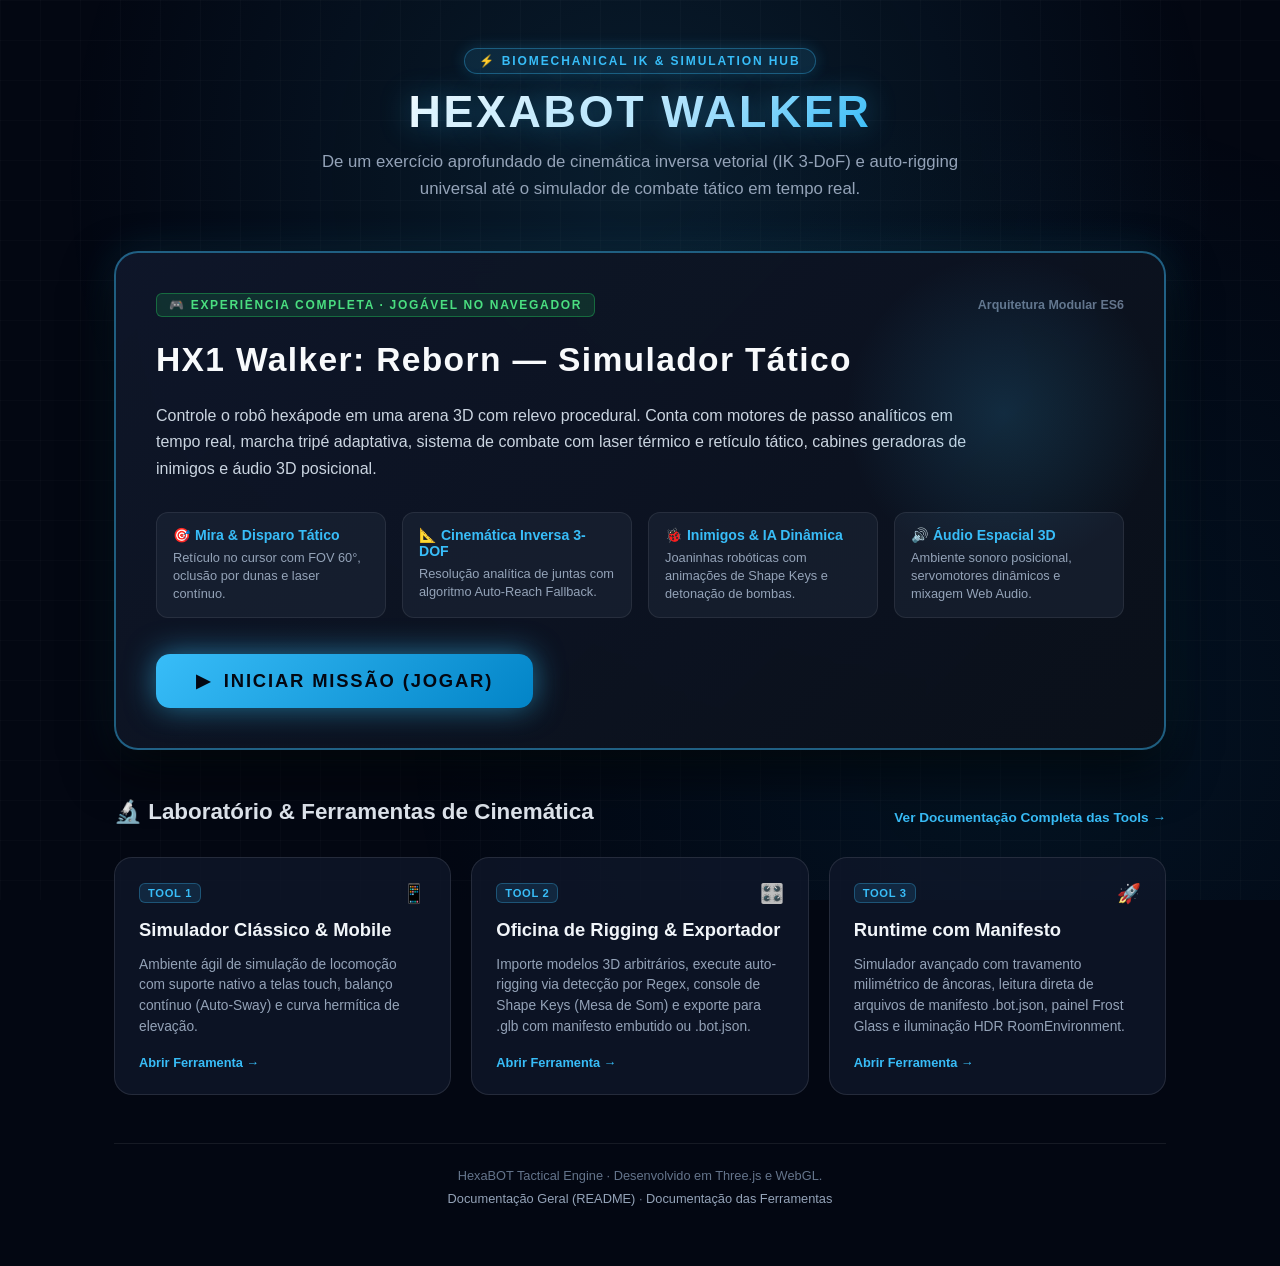
<file: index.html>
<!DOCTYPE html>
<html lang="pt-BR">
<head>
    <meta charset="UTF-8">
    <meta name="viewport" content="width=device-width, initial-scale=1.0">
    <title>HexaBOT — Tactical Mech Engine & IK Research Hub</title>
    <link rel="icon" href="data:image/svg+xml,<svg xmlns='http://www.w3.org/2000/svg' viewBox='0 0 100 100'><text y='.9em' font-size='90'>⚡</text></svg>">
    <style>
        * {
            box-sizing: border-box;
            margin: 0;
            padding: 0;
        }

        body {
            background-color: #030712;
            color: #f8fafc;
            font-family: -apple-system, BlinkMacSystemFont, "Segoe UI", Roboto, "Helvetica Neue", Arial, sans-serif;
            min-height: 100vh;
            display: flex;
            flex-direction: column;
            overflow-x: hidden;
            position: relative;
        }

        /* Fundo de Grade Cibernética e Glow */
        body::before {
            content: "";
            position: fixed;
            inset: 0;
            background: 
                radial-gradient(circle at 50% 20%, rgba(56, 189, 248, 0.12) 0%, transparent 60%),
                radial-gradient(circle at 80% 80%, rgba(14, 165, 233, 0.08) 0%, transparent 50%),
                linear-gradient(to right, rgba(255, 255, 255, 0.02) 1px, transparent 1px),
                linear-gradient(to bottom, rgba(255, 255, 255, 0.02) 1px, transparent 1px);
            background-size: 100% 100%, 100% 100%, 40px 40px, 40px 40px;
            pointer-events: none;
            z-index: 0;
        }

        .container {
            max-width: 1100px;
            margin: 0 auto;
            padding: 48px 24px 60px;
            position: relative;
            z-index: 1;
            flex: 1;
            display: flex;
            flex-direction: column;
            gap: 48px;
        }

        /* Cabeçalho */
        header {
            text-align: center;
            display: flex;
            flex-direction: column;
            align-items: center;
            gap: 12px;
        }

        .badge-header {
            display: inline-flex;
            align-items: center;
            gap: 6px;
            font-size: 0.75rem;
            font-weight: 800;
            letter-spacing: 0.16em;
            text-transform: uppercase;
            color: #38bdf8;
            background: rgba(56, 189, 248, 0.12);
            border: 1px solid rgba(56, 189, 248, 0.35);
            padding: 5px 14px;
            border-radius: 999px;
            box-shadow: 0 0 15px rgba(56, 189, 248, 0.2);
        }

        h1 {
            font-size: 2.8rem;
            font-weight: 900;
            letter-spacing: 0.06em;
            text-transform: uppercase;
            background: linear-gradient(135deg, #ffffff 0%, #bae6fd 60%, #38bdf8 100%);
            -webkit-background-clip: text;
            -webkit-text-fill-color: transparent;
            text-shadow: 0 0 30px rgba(56, 189, 248, 0.4);
        }

        p.subtitle {
            font-size: 1.05rem;
            color: #94a3b8;
            max-width: 680px;
            line-height: 1.6;
        }

        /* CARD PRINCIPAL (GAME HERO) */
        .hero-card {
            background: linear-gradient(135deg, rgba(15, 23, 42, 0.95) 0%, rgba(10, 16, 26, 0.98) 100%);
            border: 2px solid rgba(56, 189, 248, 0.45);
            border-radius: 24px;
            padding: 40px;
            box-shadow: 0 20px 50px rgba(0, 0, 0, 0.8), 0 0 40px rgba(56, 189, 248, 0.15);
            display: flex;
            flex-direction: column;
            gap: 24px;
            position: relative;
            overflow: hidden;
            backdrop-filter: blur(12px);
        }

        .hero-card::after {
            content: "";
            position: absolute;
            top: 0;
            right: 0;
            width: 320px;
            height: 320px;
            background: radial-gradient(circle, rgba(56, 189, 248, 0.15) 0%, transparent 70%);
            pointer-events: none;
        }

        .hero-top-row {
            display: flex;
            justify-content: space-between;
            align-items: center;
            flex-wrap: wrap;
            gap: 12px;
        }

        .hero-tag {
            font-size: 0.75rem;
            font-weight: 800;
            letter-spacing: 0.14em;
            text-transform: uppercase;
            color: #4ade80;
            background: rgba(34, 197, 94, 0.15);
            border: 1px solid rgba(34, 197, 94, 0.4);
            padding: 4px 12px;
            border-radius: 6px;
        }

        .hero-title {
            font-size: 2.1rem;
            font-weight: 900;
            color: #f8fafc;
            letter-spacing: 0.04em;
        }

        .hero-desc {
            font-size: 1.0rem;
            color: #cbd5e1;
            line-height: 1.65;
            max-width: 820px;
        }

        .features-grid {
            display: grid;
            grid-template-columns: repeat(auto-fit, minmax(220px, 1fr));
            gap: 16px;
            margin: 6px 0 12px;
        }

        .feature-item {
            background: rgba(30, 41, 59, 0.5);
            border: 1px solid rgba(255, 255, 255, 0.08);
            border-radius: 12px;
            padding: 14px 16px;
            display: flex;
            flex-direction: column;
            gap: 6px;
        }

        .feature-item strong {
            font-size: 0.88rem;
            color: #38bdf8;
            display: flex;
            align-items: center;
            gap: 6px;
        }

        .feature-item span {
            font-size: 0.80rem;
            color: #94a3b8;
            line-height: 1.4;
        }

        .btn-play-hero {
            align-self: flex-start;
            display: inline-flex;
            align-items: center;
            gap: 12px;
            background: linear-gradient(135deg, #38bdf8 0%, #0284c7 100%);
            color: #030712;
            text-decoration: none;
            font-size: 1.15rem;
            font-weight: 900;
            letter-spacing: 0.10em;
            text-transform: uppercase;
            padding: 16px 40px;
            border-radius: 14px;
            box-shadow: 0 0 30px rgba(56, 189, 248, 0.6), 0 6px 20px rgba(0, 0, 0, 0.4);
            transition: all 0.25s cubic-bezier(0.16, 1, 0.3, 1);
        }

        .btn-play-hero:hover {
            transform: scale(1.04);
            background: linear-gradient(135deg, #7dd3fc 0%, #38bdf8 100%);
            box-shadow: 0 0 45px rgba(56, 189, 248, 0.9), 0 8px 25px rgba(0, 0, 0, 0.6);
        }

        /* SEÇÃO DE FERRAMENTAS (TOOLS) */
        .section-title-row {
            display: flex;
            justify-content: space-between;
            align-items: flex-end;
            margin-bottom: -16px;
        }

        .section-title {
            font-size: 1.4rem;
            font-weight: 800;
            color: #e2e8f0;
            display: flex;
            align-items: center;
            gap: 10px;
        }

        .section-link {
            font-size: 0.85rem;
            font-weight: 700;
            color: #38bdf8;
            text-decoration: none;
            display: flex;
            align-items: center;
            gap: 4px;
            transition: color 0.2s;
        }

        .section-link:hover {
            color: #7dd3fc;
            text-decoration: underline;
        }

        .tools-grid {
            display: grid;
            grid-template-columns: repeat(auto-fit, minmax(300px, 1fr));
            gap: 20px;
        }

        .tool-card {
            background: rgba(15, 23, 42, 0.8);
            border: 1px solid rgba(255, 255, 255, 0.1);
            border-radius: 18px;
            padding: 24px;
            display: flex;
            flex-direction: column;
            gap: 14px;
            transition: all 0.25s ease;
            text-decoration: none;
            color: inherit;
            position: relative;
        }

        .tool-card:hover {
            border-color: rgba(56, 189, 248, 0.5);
            background: rgba(30, 41, 59, 0.85);
            transform: translateY(-4px);
            box-shadow: 0 12px 30px rgba(0, 0, 0, 0.5), 0 0 20px rgba(56, 189, 248, 0.2);
        }

        .tool-header {
            display: flex;
            justify-content: space-between;
            align-items: center;
        }

        .tool-badge {
            font-size: 0.70rem;
            font-weight: 800;
            padding: 3px 8px;
            border-radius: 6px;
            letter-spacing: 0.06em;
            text-transform: uppercase;
            background: rgba(56, 189, 248, 0.12);
            color: #38bdf8;
            border: 1px solid rgba(56, 189, 248, 0.3);
        }

        .tool-title {
            font-size: 1.15rem;
            font-weight: 800;
            color: #f1f5f9;
        }

        .tool-desc {
            font-size: 0.86rem;
            color: #94a3b8;
            line-height: 1.5;
            flex: 1;
        }

        .tool-footer {
            font-size: 0.80rem;
            font-weight: 700;
            color: #38bdf8;
            display: flex;
            align-items: center;
            gap: 6px;
            margin-top: 4px;
        }

        /* Rodapé */
        footer {
            border-top: 1px solid rgba(255, 255, 255, 0.08);
            padding-top: 24px;
            text-align: center;
            font-size: 0.80rem;
            color: #64748b;
            display: flex;
            flex-direction: column;
            gap: 8px;
        }

        footer a {
            color: #94a3b8;
            text-decoration: none;
            transition: color 0.2s;
        }

        footer a:hover {
            color: #38bdf8;
        }
    </style>
</head>
<body>

    <div class="container">
        <!-- Cabeçalho -->
        <header>
            <div class="badge-header">⚡ BIOMECHANICAL IK & SIMULATION HUB</div>
            <h1>HEXABOT WALKER</h1>
            <p class="subtitle">
                De um exercício aprofundado de cinemática inversa vetorial (IK 3-DoF) e auto-rigging universal até o simulador de combate tático em tempo real.
            </p>
        </header>

        <!-- CARD DE DESTAQUE PRINCIPAL: O JOGO -->
        <div class="hero-card">
            <div class="hero-top-row">
                <span class="hero-tag">🎮 Experiência Completa &middot; Jogável no Navegador</span>
                <span style="font-size: 0.78rem; color: #64748b; font-weight: 600;">Arquitetura Modular ES6</span>
            </div>

            <div class="hero-title">HX1 Walker: Reborn — Simulador Tático</div>
            <p class="hero-desc">
                Controle o robô hexápode em uma arena 3D com relevo procedural. Conta com motores de passo analíticos em tempo real, marcha tripé adaptativa, sistema de combate com laser térmico e retículo tático, cabines geradoras de inimigos e áudio 3D posicional.
            </p>

            <div class="features-grid">
                <div class="feature-item">
                    <strong>🎯 Mira & Disparo Tático</strong>
                    <span>Retículo no cursor com FOV 60°, oclusão por dunas e laser contínuo.</span>
                </div>
                <div class="feature-item">
                    <strong>📐 Cinemática Inversa 3-DOF</strong>
                    <span>Resolução analítica de juntas com algoritmo Auto-Reach Fallback.</span>
                </div>
                <div class="feature-item">
                    <strong>🐞 Inimigos & IA Dinâmica</strong>
                    <span>Joaninhas robóticas com animações de Shape Keys e detonação de bombas.</span>
                </div>
                <div class="feature-item">
                    <strong>🔊 Áudio Espacial 3D</strong>
                    <span>Ambiente sonoro posicional, servomotores dinâmicos e mixagem Web Audio.</span>
                </div>
            </div>

            <a href="./hx1_walker_reborn/index.html" class="btn-play-hero">
                <span>▶</span> INICIAR MISSÃO (JOGAR)
            </a>
        </div>

        <!-- SEÇÃO DAS FERRAMENTAS E LABORATÓRIO -->
        <div class="section-title-row">
            <div class="section-title">🔬 Laboratório & Ferramentas de Cinemática</div>
            <a href="./tools/README.md" class="section-link">Ver Documentação Completa das Tools &rarr;</a>
        </div>

        <div class="tools-grid">
            <!-- Tool 1 -->
            <a href="./tools/index.html" class="tool-card">
                <div class="tool-header">
                    <span class="tool-badge">Tool 1</span>
                    <span style="font-size: 1.2rem;">📱</span>
                </div>
                <div class="tool-title">Simulador Clássico & Mobile</div>
                <div class="tool-desc">
                    Ambiente ágil de simulação de locomoção com suporte nativo a telas touch, balanço contínuo (Auto-Sway) e curva hermítica de elevação.
                </div>
                <div class="tool-footer">Abrir Ferramenta &rarr;</div>
            </a>

            <!-- Tool 2 -->
            <a href="./tools/index2.html" class="tool-card">
                <div class="tool-header">
                    <span class="tool-badge">Tool 2</span>
                    <span style="font-size: 1.2rem;">🎛️</span>
                </div>
                <div class="tool-title">Oficina de Rigging & Exportador</div>
                <div class="tool-desc">
                    Importe modelos 3D arbitrários, execute auto-rigging via detecção por Regex, console de Shape Keys (Mesa de Som) e exporte para .glb com manifesto embutido ou .bot.json.
                </div>
                <div class="tool-footer">Abrir Ferramenta &rarr;</div>
            </a>

            <!-- Tool 3 -->
            <a href="./tools/index3.html" class="tool-card">
                <div class="tool-header">
                    <span class="tool-badge">Tool 3</span>
                    <span style="font-size: 1.2rem;">🚀</span>
                </div>
                <div class="tool-title">Runtime com Manifesto</div>
                <div class="tool-desc">
                    Simulador avançado com travamento milimétrico de âncoras, leitura direta de arquivos de manifesto .bot.json, painel Frost Glass e iluminação HDR RoomEnvironment.
                </div>
                <div class="tool-footer">Abrir Ferramenta &rarr;</div>
            </a>
        </div>

        <!-- Rodapé -->
        <footer>
            <p>HexaBOT Tactical Engine &middot; Desenvolvido em Three.js e WebGL.</p>
            <p>
                <a href="./README.md">Documentação Geral (README)</a> &middot; 
                <a href="./tools/README.md">Documentação das Ferramentas</a>
            </p>
        </footer>
    </div>

</body>
</html>
</file>
